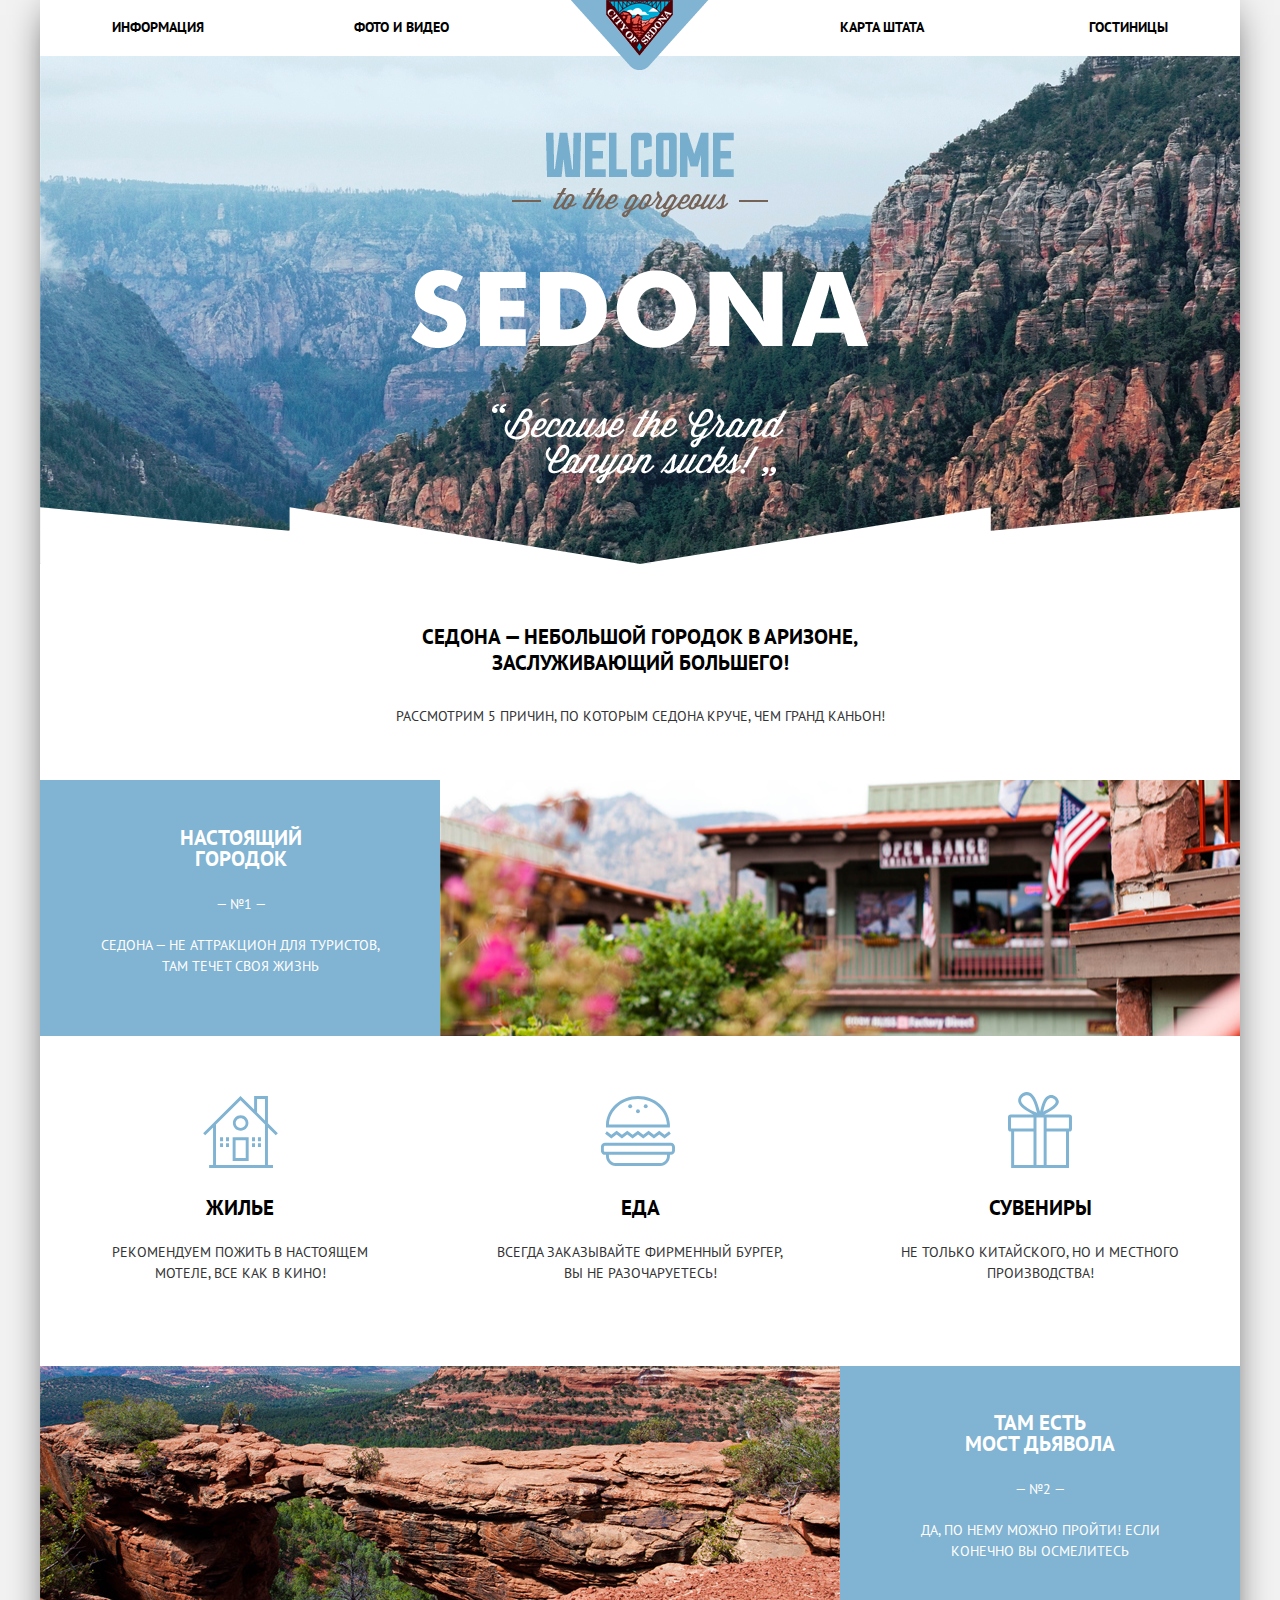
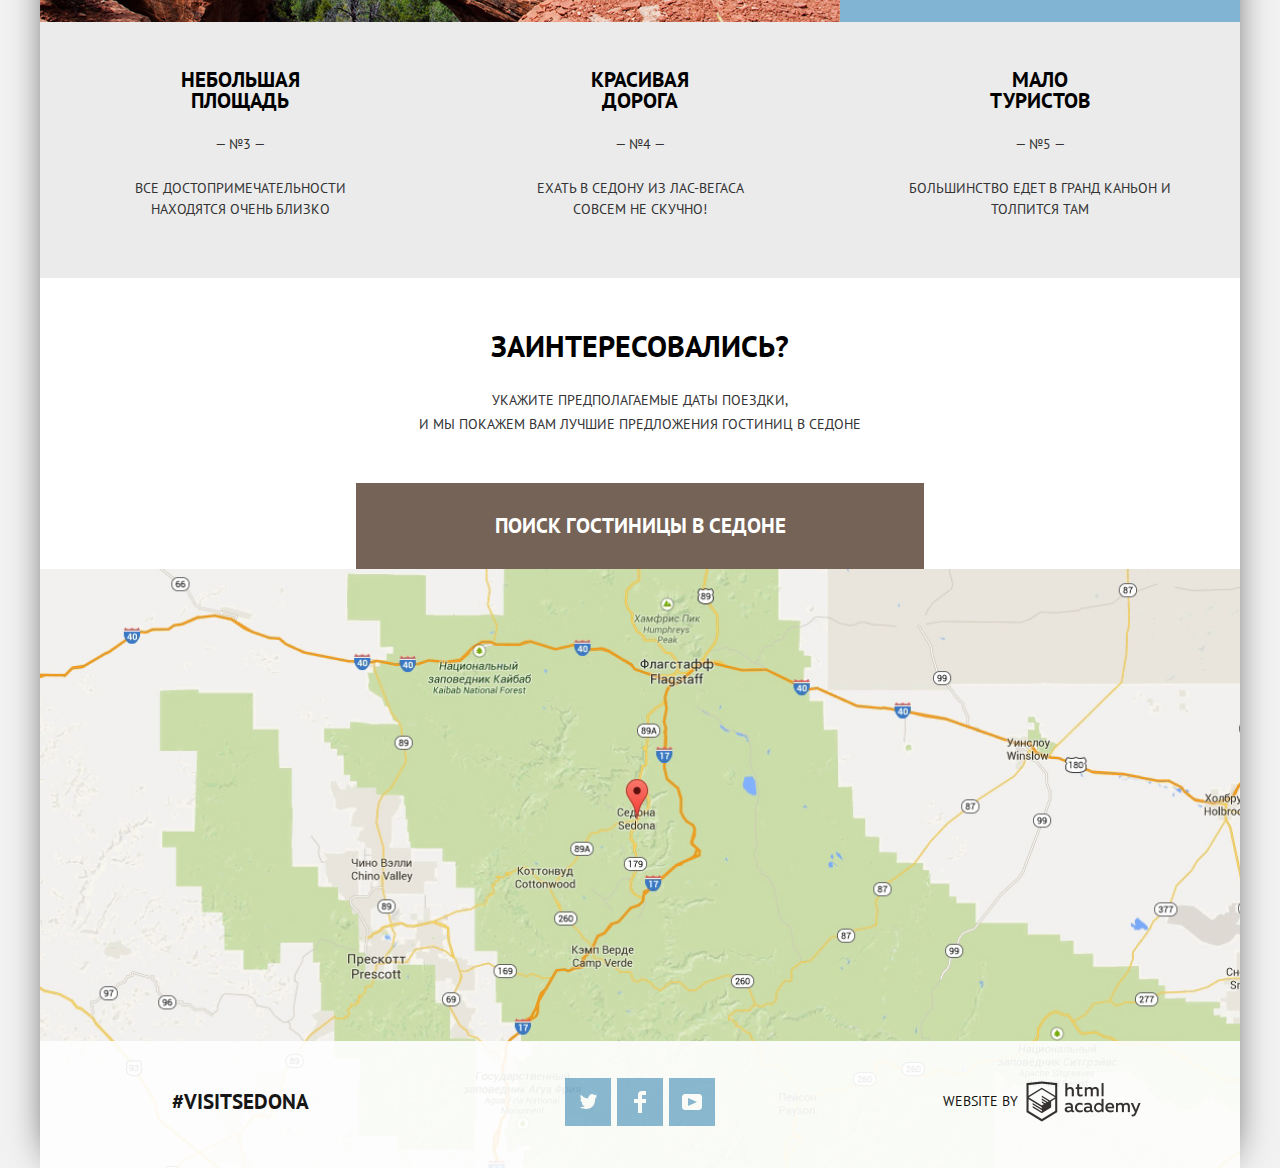
<file: index.html>
<!DOCTYPE html>
<html lang="ru">
  <head>
    <meta charset="utf-8">
    <title>HTML Academy: Седона</title>
    <link href="https://fonts.googleapis.com/css?family=PT+Sans:400,700&amp;subset=cyrillic" rel="stylesheet">
    <link href="css/normalize.css" rel="stylesheet">
    <link href="css/style.min.css" rel="stylesheet">
  </head>

  <body>
  	<div class="container">
	  	<header class="main-header">
	  		<nav class="header-navigation">
	    		<ul class="main-navigation">
	    			<li><a href="info.html">Информация</a></li>
	    			<li><a href="photo_video.html">Фото и видео</a></li>
	    			<li><a href="map.html">Карта штата</a></li>
	    			<li><a href="catalog.html">Гостиницы</a></li>
	    		</ul>
	    		<a class="main-header-logo">
	    			<img src="img/header-logo.png" width="138" height="70" alt="Логотип City of Sedona">
	    		</a>
	    	</nav>
	  	</header>

	  	<main class="index">
	  		<div class="background-container">
	  			<img src="img/welcome_to_sedona.png" width="458" height="352" alt="Welcome to the gorgeous Sedona because the Grand Canyon sucks!">
	  			<div class="background-mask"></div>
	  		</div>

	  		<article>
	  			<h1 class="visually-hidden">Приезжайте в Седону</h1>

	  			<header class="article-header">
	  				<h2>Седона — небольшой городок в Аризоне, заслуживающий большего!</h2>
	  				<p>Рассмотрим 5 причин, по которым Седона круче, чем Гранд Каньон!</p>
	  			</header>
					
					<div class="index-main-flexbox">	
		  			<section class="feature pictorial-feature">
		  				<div class="feature-column">
		  					<h2>Настоящий городок</h2>
		  					<p>— №1 —</p>
		  					<p>Седона — не аттракцион для туристов, там течет своя жизнь</P>
		  				</div>
		  				<div class="picture picture-buildings"></div>
		  			</section>

		  			<section class="feature features-grid features-grid-upper">
		  				<div class="feature-column">
		  					<div class="icon icon-house"></div>
		  					<h2>Жилье</h2>
								<p>Рекомендуем пожить в настоящем мотеле, все как в кино!</P>
		  				</div>
		  				<div class="feature-column">
		  					<div class="icon icon-burger"></div>
		  					<h2>Еда</h2>
								<p>Всегда заказывайте фирменный бургер, вы не разочаруетесь!</P>
		  				</div>
		  				<div class="feature-column">
		  					<div class="icon icon-box"></div>
		  					<h2>Сувениры</h2>
								<p>Не только китайского, но и местного производства!</P>
		  				</div>
		  			</section>

		  			<section class="feature pictorial-feature">
		  				<div class="picture picture-rocs"></div>
		  				<div class="feature-column">
		  					<h2>Там есть<br>Мост Дьявола</h2>
		  					<p>— №2 —</p>
		  					<p>Да, по нему можно пройти! Если конечно вы осмелитесь</P>
		  				</div>
		  			</section>

		  			<section class="feature features-grid features-grid-lower">
		  				<div class="feature-column">
		  					<h2>Небольшая площадь</h2>
		  					<p>— №3 —</p>
		  					<p>Все достопримечательности находятся очень близко</P>
		  				</div>
		  				<div class="feature-column">
		  					<h2>Красивая<br>дорога</h2>
		  					<p>— №4 —</p>
		  					<p>Ехать в Седону из Лас-Вегаса совсем не скучно!</P>
		  				</div>
		  				<div class="feature-column">
		  					<h2>Мало<br>туристов</h2>
		  					<p>— №5 —</p>
		  					<p>Большинство едет в Гранд Каньон и толпится там</P>
		  				</div>
		  			</section>
	  			</div>
	  		</article>

	  		<section class="interested">
	  			<h2>Заинтересовались?</h2>
	  			<p>Укажите предполагаемые даты поездки,<br>и мы покажем вам лучшие предложения гостиниц в Седоне</p>
	  			<button class="hotel-search" type="button">Поиск гостиницы в Седоне</button>
	  		
		  		<div class="modal">
		  			<form action="https://echo.htmlacademy.ru" method="post">
		  				<div class="form-control-calendar">
		  					<label>Дата заезда:<input type="text" name="arrival-date" value="24 апреля 2017"></label>
		  					<button class="calendar-button-one" type="button"><span class="visually-hidden">Показать календарь</span></button>
		  					<label>Дата выезда:<input type="text" name="departure-date" value="4 июля 2017"></label>
		  					<button class="calendar-button-two" type="button"><span class="visually-hidden">Показать календарь</span></button>
		  				</div>
		  				<div class="form-control-quantity">
		  					<span class="form-label-adults">Взрослые:</span>
		  					<span class="quantity-enter-block">
			  					<button class="form-control-minus" type="button"><span class="visually-hidden">Уменьшить</span></button><input type="text" name="adults-quantity" value="2"><button class="form-control-plus" type="button"><span class="visually-hidden">Увеличить</span></button>
			  				</span>
		  					<span class="form-label-children">Дети:</span>
		  					<span class="quantity-enter-block">
		  						<button class="form-control-minus" type="button"><span class="visually-hidden">Уменьшить</span></button><input type="text" name="children-quantity" value="0"><button class="form-control-plus" type="button"><span class="visually-hidden">Увеличить</span></button>
		  					</span>
		  				</div>
		  				<button class="to-search" type="submit">Найти</button>
		  			</form>
		  		</div>
	  		</section>
	  		
	  		<div class="map">
	  			<iframe src="https://www.google.com/maps/embed?pb=!1m18!1m12!1m3!1d592425.3313978092!2d-112.2197593388526!3d34.88841422623818!2m3!1f0!2f0!3f0!3m2!1i1024!2i768!4f13.1!3m3!1m2!1s0x872da1210f557b73%3A0x91a7e7cf2aa0a9da!2z0JfQsNC_0LDQtCDQodC10LTQvtC90LAsINCh0LXQtNC-0L3QsCwg0JDRgNC40LfQvtC90LAgODYzMzYsINCh0KjQkA!5e0!3m2!1sru!2sru!4v1522420901753" width="1200" height="593" style="border:0" allowfullscreen></iframe>
	  		</div>
	  	</main>

	    <footer class="main-footer index-footer">
	    	<p class="footer-visitsedona">
	    		<a href="#">#visitsedona</a>
	    	</p>

	    	<ul class="footer-social">
	    		<li><a class="social-button social-button-twitter" href="#"><span class="visually-hidden">Твиттер</span></a></li>
	    		<li><a class="social-button social-button-fecebook" href="#"><span class="visually-hidden">Фейсбук</span></a></li>
	    		<li><a class="social-button social-button-youtube" href="#"><span class="visually-hidden">Ютьюб</span></a></li>
	    	</ul>

	    	<p class="footer-copyright">
  				Website by
  				<a href="https://htmlacademy.ru/intensive/htmlcss"><span class="visually-hidden">HTML Academy</span></a>
  			</p>
	    </footer>
    </div>
		<script src="js/js.min.js"></script>
  </body>
</html>
</file>
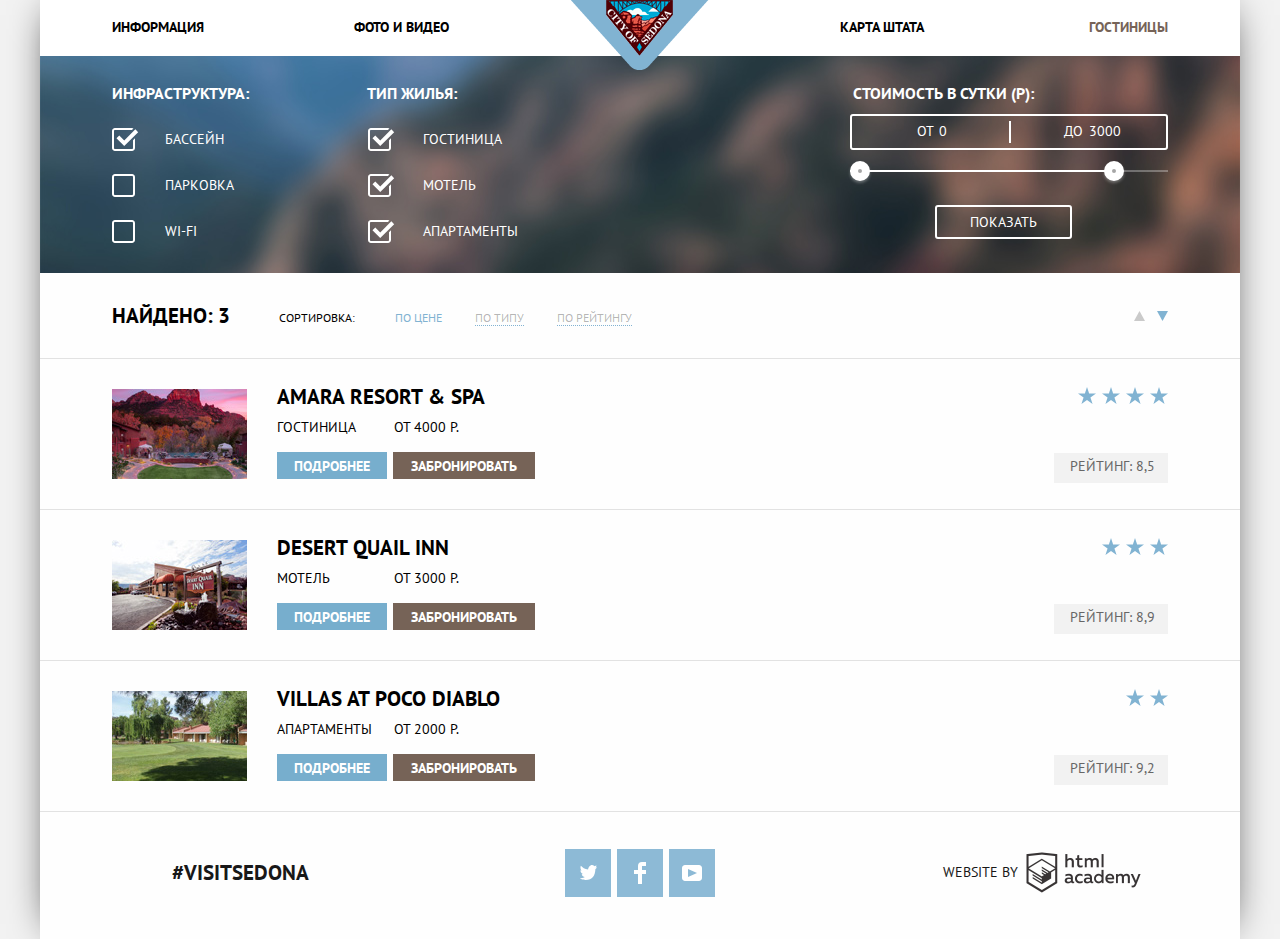
<file: catalog.html>
<!DOCTYPE html>
<html lang="ru">
  <head>
    <meta charset="utf-8">
    <title>HTML Academy: Седона</title>
    <link href="https://fonts.googleapis.com/css?family=PT+Sans:400,700&amp;subset=cyrillic" rel="stylesheet">
    <link href="css/normalize.css" rel="stylesheet">
    <link href="css/style.min.css" rel="stylesheet">
  </head>

  <body>
    <div class="container">
    	<header class="main-header">
    		<nav class="header-navigation">
      		<ul class="main-navigation">
      			<li><a href="info.html">Информация</a></li>
      			<li><a href="photo_video.html">Фото и видео</a></li>
      			<li><a href="map.html">Карта штата</a></li>
      			<li><span class="current-page">Гостиницы</span></li>
      		</ul>
      		<a class="main-header-logo" href="index.html">
      			<img src="img/header-logo.png" width="138" height="70" alt="Логотип City of Sedona">
      		</a>
      	</nav>
    	</header>

    	<main class="catalog">
    		<h1 class="visually-hidden">Каталог гостиниц Седоны</h1>

        <section class="filter-container">
          <form class="filter" action="https://echo.htmlacademy.ru" method="post">
            <div class="filter-infrastructure">
              <h3>Инфраструктура:</h3>
              <ul class="filter-infrastructure-list">
                <li><input type="checkbox" name="swimmingpool" id="swimmingpool" checked><label for="swimmingpool">бассейн</label></li>
                <li><input type="checkbox" name="parking" id="parking"><label for="parking">парковка</label></li>
                <li><input type="checkbox" name="wi-fi" id="wi-fi"><label for="wi-fi">wi-fi</label></li>
              </ul>
            </div>
            <div class="filter-type">
              <h3>Тип жилья:</h3>
              <ul class="filter-type-list">
                <li><input type="checkbox" name="hotel" id="hotel" checked><label for="hotel">гостиница</label></li>
                <li><input type="checkbox" name="motel" id="motel" checked><label for="motel">мотель</label></li>
                <li><input type="checkbox" name="apartment" id="apartment" checked><label for="apartment">апартаменты</label></li>
              </ul>
            </div>
            <div class="filter-price">
              <h3>Стоимость в сутки (р):</h3>
              <div class="filter-price-input">
                <label>от <input type="text" name="price-min" value="0"></label>
                <label>до <input type="text" name="price-max" value="3000"></label>
              </div>
              <div class="filter-price-slider">
                <span class="slider-control slider-control-left"></span>
                <span class="slider-control slider-control-right"></span>
              </div>
              <button type="submit">Показать</button>
            </div>
          </form>
        </section>
        
        <section class="results-sort">
          <h2 class="visually-hidden">Результаты поиска</h2>
          <p class="results-counter">Найдено: 3</p>
          <h3>Сортировка:</h3>
          <ul class="sort-type">
            <li><a href="#">по цене</a></li>
            <li><a href="#">по типу</a></li>
            <li><a href="#">по рейтингу</a></li>
          </ul>
          <ul class="sort-tuning-arrows">
            <li><button class="button-arrow button-arrow-up"><span class="visually-hidden">Ранжировать по возрастанию</span></button></li>
            <li><button class="button-arrow button-arrow-down"><span class="visually-hidden">Ранжировать по убыванию</span></button></li>
          </ul>
        </section>

        <section class="hotel-list">
          <section class="hotel-card">
            <div class="hotel-photo">
              <img src="img/amara_resort.jpg" width="135" height="90" alt="Фото гостиницы «Amara Resort & Spa»">
            </div>
            <div class="hotel-info hotel-info-one">
              <h2>Amara Resort & Spa</h2>
              <p>Гостиница <span>от 4000 р.</span></p>
              <a class="more-detailed" href="#">Подробнее</a>
              <a class="to-book" href="#">Забронировать</a>
            </div>
            <div class="hotel-rating">
              <div class="hotel-stars">
                <p class="visually-hidden">Класс: четыре звезды</p>
                <span>*</span>
                <span>*</span>
                <span>*</span>
                <span>*</span>
              </div>
              <p class="hotel-rating-value">Рейтинг: 8,5</p>
            </div>
          </section>

          <section class="hotel-card">
            <div class="hotel-photo">
              <img src="img/desert_qual_inn.jpg" width="135" height="90" alt="Фото мотеля «Desert Quail Inn»">
            </div>
            <div class="hotel-info hotel-info-two">
              <h2>Desert Quail Inn</h2>
              <p>Мотель <span>от 3000 р.</span></p>
              <a class="more-detailed" href="#">Подробнее</a>
              <a class="to-book" href="#">Забронировать</a>
            </div>
            <div class="hotel-rating">
              <div class="hotel-stars">
                <p class="visually-hidden">Класс: три звезды</p>
                <span>*</span>
                <span>*</span>
                <span>*</span>
              </div>
              <p class="hotel-rating-value">Рейтинг: 8,9</p>
            </div>
          </section>

          <section class="hotel-card">
            <div class="hotel-photo">
              <img src="img/villas_at_poco_diablo.jpg" width="135" height="90" alt="Фото апартаментов «Villas at Poco Diablo»">
            </div>
            <div class="hotel-info hotel-info-three">
              <h2>Villas at Poco Diablo</h2>
              <p>Апартаменты <span>от 2000 р.</span></p>
              <a class="more-detailed" href="#">Подробнее</a>
              <a class="to-book" href="#">Забронировать</a>
            </div>
            <div class="hotel-rating">
              <div class="hotel-stars">
                <p class="visually-hidden">Класс: две звезды</p>
                <span>*</span>
                <span>*</span>
              </div>
              <p class="hotel-rating-value">Рейтинг: 9,2</p>
            </div>
          </section>
        </section>
    	</main>

      <footer class="main-footer catalog-footer">
      	<p class="footer-visitsedona">
      		<a href="#">#visitsedona</a>
      	</p>

      	<ul class="footer-social">
          <li><a class="social-button social-button-twitter" href="#"><span class="visually-hidden">Твиттер</span></a></li>
          <li><a class="social-button social-button-fecebook" href="#"><span class="visually-hidden">Фейсбук</span></a></li>
          <li><a class="social-button social-button-youtube" href="#"><span class="visually-hidden">Ютьюб</span></a></li>
        </ul>

      	<p class="footer-copyright">
          Website by
          <a href="https://htmlacademy.ru/intensive/htmlcss"><span class="visually-hidden">HTML Academy</span></a>
        </p>
      </footer>
    </div>
  </body>
</html>
</file>
<file: css/style.min.css>
.index h2,.index p{text-align:center}.visually-hidden{position:absolute;clip:rect(1px 1px 1px 1px);clip:rect(1px,1px,1px,1px);padding:0;border:0;height:1px;width:1px;overflow:hidden}.clearfix::after{content:"";display:table;clear:both}html{-webkit-box-sizing:border-box;box-sizing:border-box}*{-webkit-box-sizing:inherit;box-sizing:inherit}.content-box-component{-webkit-box-sizing:content-box;box-sizing:content-box}body{margin:0;padding:0;background-color:#f2f2f2;color:#000;font-family:"PT Sans",Arial,sans-serif;font-size:14px;font-weight:400;line-height:21px;text-transform:uppercase}.container{position:relative;width:1200px;margin:0 auto;background:#fff;-webkit-box-shadow:0 0 40px -15px #000;box-shadow:0 0 40px -15px #000}.container a{text-decoration:none}.filter-infrastructure-list,.filter-type-list,.footer-copyright,.footer-social,.footer-visitsedona,.main-navigation,.sort-tuning-arrows,.sort-type{list-style:none;margin:0;padding:0}.index p{color:#333}.main-footer a,.main-navigation a{color:#000;font-weight:700;line-height:26px}.hotel-info h2:hover,.main-navigation a:hover{color:#81b3d2}.hotel-info h2:active,.main-navigation a:active{opacity:.3}.current-page{font-weight:700;line-height:26px;color:#766357}.pictorial-feature,.pictorial-feature p{color:#fff}.background-container{background-color:#e0edf7;background-image:url(../img/background_mountains.jpg);background-size:cover;padding-top:80px;padding-bottom:80px;position:relative}.background-container img{display:block;margin:auto}.background-mask{background-color:transparent;background-image:url(../img/background-mask.png);width:1200px;height:57px;position:absolute;bottom:0}.pictorial-feature,.picture{background-color:#81b3d2}.filter li,.form-control-calendar,.hotel-search{position:relative}.article-header h2,.feature h2,.hotel-list h2{font-size:21px;font-weight:700;line-height:26px}.picture-buildings{width:800px;height:401px;background-image:url(../img/buildings.jpg)}.picture-rocs{width:800px;height:400px;background-image:url(../img/rocs.jpg)}.icon{margin:0 auto}.icon-house{width:75px;height:72px;background-image:url(../img/icon-house.svg)}.icon-burger{width:74px;height:70px;background-image:url(../img/icon-burger.svg)}.icon-box{width:64px;height:76px;background-image:url(../img/icon-box.svg)}.features-grid-lower{background-color:#ebebeb}.interested h2{font-size:30px;font-weight:700;line-height:36px}.hotel-search,.modal,.to-search{font-weight:700;line-height:26px}.filter-container button,.interested button{text-transform:uppercase;color:#fff}.hotel-search,.to-search{font-size:21px;border:none}.hotel-search{background-color:#766357;width:568px;height:86px;margin-top:35px}.hotel-search:hover{background-color:#604e43}.hotel-search:active{background-color:#503e33;color:#847770}.modal .to-search{background-color:#81b3d2;font-size:21px;color:#fff;text-transform:inherit;padding-bottom:4px;width:458px;height:58px}.modal .to-search:hover{background-color:#669ec0}.modal .to-search:active{background-color:#5496bd;color:#87b5d1}.form-control-calendar input,.form-control-quantity input{background-color:#f2f2f2;border:none;font:inherit;text-transform:inherit}.form-control-calendar input:hover,.form-control-quantity input:hover{background-color:#ebebeb}.form-control-calendar input:focus,.form-control-quantity input:focus{background-color:#fff;outline:#e5e5e5 solid 2px;outline-offset:-2px}.form-control-calendar input{width:348px;height:38px;padding-left:14px}.form-control-quantity input{width:38px;height:38px;text-align:center}.modal button{width:38px;height:38px;background-color:#f2f2f2;background-repeat:no-repeat;background-position:center;border:none}.form-control-calendar button{background-image:url(../img/calendar_grey.png)}.form-control-calendar button:hover{background-image:url(../img/calendar_black.png)}.form-control-calendar button:active{background-image:url(../img/calendar_blue.png)}.form-control-minus{background-image:url(../img/sign_minus_grey.png)}.form-control-minus:hover{background-image:url(../img/sign_minus_black.png)}.form-control-minus:active{background-image:url(../img/sign_minus_blue.png)}.form-control-plus{background-image:url(../img/sign_plus_grey.png)}.form-control-plus:hover{background-image:url(../img/sign_plus_black.png)}.form-control-plus:active{background-image:url(../img/sign_plus_blue.png)}.filter-container{background-color:#5496bd;background-image:url(../img/background_mountains_blured.jpg);background-position:center;color:#fff}.filter-container h3{font-size:16px;font-weight:700;line-height:21px}.filter-infrastructure-list input,.filter-type-list input{opacity:0}.filter-infrastructure-list label::before,.filter-type-list label::before{content:"";display:inline-block;width:27px;height:23px;background-image:url(../img/checkbox-off.svg);background-repeat:no-repeat;position:absolute;top:-1px}.filter-infrastructure-list label::before{left:-28px}.filter-type-list label::before{left:-30px}.filter-infrastructure-list input[type=checkbox]:checked~label::before,.filter-type-list input[type=checkbox]:checked~label::before{content:"";display:inline-block;width:27px;height:23px;background-image:url(../img/checkbox-on.svg);background-repeat:no-repeat}.filter-infrastructure-list input[type=checkbox]:focus+label::before,.filter-type-list input[type=checkbox]:focus+label::before{outline:#3b99fc auto 5px}.filter-price-input{position:relative;display:block;width:318px;height:36px;border:2px solid #fff;border-radius:3px;margin-bottom:22px}.filter-price-input input{background-color:transparent;border:none;color:inherit;margin:0;width:40px}.filter-price-input label{display:inline-block;vertical-align:middle;margin-top:5px}.filter-price-input label:first-child{margin-left:65px;margin-right:83px}.filter-price-input label:first-child::after{content:"";display:block;position:absolute;top:5px;left:157px;width:2px;height:22px;background-color:#fff}.filter-price-slider{width:318px;height:2px;background:-webkit-gradient(linear,left top,right top,color-stop(85%,#fff),color-stop(25%,rgba(255,255,255,.3)));background:-webkit-linear-gradient(left,#fff 85%,rgba(255,255,255,.3) 25%);background:-o-linear-gradient(left,#fff 85%,rgba(255,255,255,.3) 25%);background:linear-gradient(to right,#fff 85%,rgba(255,255,255,.3) 25%);position:relative;margin-top:-2px;margin-bottom:33px}.slider-control{width:20px;height:20px;background:#a6a6a6;display:block;border-width:8px;border-color:#fff;border-style:solid;border-radius:50%;-webkit-box-shadow:0 2px 3px 0 rgba(255,255,255,.3);box-shadow:0 2px 3px 0 rgba(255,255,255,.3);position:absolute;top:50%;margin-top:-10px}.button-arrow,.footer-social a,.picture{background-position:center}.button-arrow,.footer-social a,.map{background-repeat:no-repeat}.slider-control:hover{width:22px;height:22px;border-width:9px;cursor:pointer}.slider-control-left{left:0}.slider-control-right{left:80%}.filter-price button{width:137px;height:34px;border:2px solid #fff;border-radius:3px;background-color:transparent;margin-left:85px}.filter-price button:hover{color:#000;background-color:#fff}.results-sort{min-height:86px;font-size:12px;font-weight:400;line-height:18px}.results-sort h3{font-weight:inherit;font-size:inherit;margin-top:17px}.results-counter{font-size:21px;font-weight:700;line-height:26px}.sort-type a{color:rgba(0,0,0,.3);border-bottom:1px dotted #81b3d2}.sort-type li{margin-top:5px}.sort-type li:first-child a{border:none;color:#81b3d2}.sort-type li a:hover{color:#81b3d2;border-bottom:1px dotted #81b3d2}.sort-type li a:active{color:#000;border:none}.button-arrow{display:block;padding:0;width:11px;height:10px;background-color:transparent;border:none}.hotel-stars span,.more-detailed,.to-book{display:inline-block;vertical-align:middle}.more-detailed,.to-book{padding-top:4px;text-align:center}.hotel-card,.results-sort{border-bottom:1px solid #e2e2e2}.button-arrow-up{background-image:url(../img/arow-up.svg)}.button-arrow-down{background-image:url(../img/arrow-down_active.svg)}.button-arrow-up:hover{background-image:url(../img/arow-up_hover.svg);cursor:pointer}.button-arrow-down:hover{background-image:url(../img/arrow-down_hover.svg);cursor:pointer}.button-arrow-up:active{background-image:url(../img/arow-up_active.svg);cursor:pointer}.button-arrow-down:active{background-image:url(../img/arrow-down_active.svg);cursor:pointer}.more-detailed,.to-book{height:27px;color:#fff;font-weight:700}.more-detailed{width:110px;background-color:#77aecd;margin-right:2px}.more-detailed:hover{background-color:#669ec0}.more-detailed:active{color:rgba(255,255,255,.3);background-color:#5496bd}.to-book{width:142px;background-color:#766357}.to-book:hover{background-color:#604e43}.to-book:active{color:rgba(255,255,255,.3);background-color:#503e33}.hotel-stars span{font-size:0;margin-left:2px;width:18px;height:17px;background-image:url(../img/star.svg)}.hotel-rating-value{color:#666;background-color:#f2f2f2;padding:3px 13px 6px 16px;margin-top:auto;margin-bottom:2px}.main-footer{width:1200px;background-color:#fff;opacity:.9}.footer-social a{display:block;width:46px;height:48px;background-color:#81b3d2}.footer-social a:hover{background-color:#669ec0}.social-button-twitter{background-image:url(../img/twitter-icon.svg)}.social-button-twitter:active{background-color:#5496bd;background-image:url(../img/twitter-icon_dark.svg)}.social-button-fecebook{background-image:url(../img/fb-icon.svg)}.social-button-fecebook:active{background-color:#5496bd;background-image:url(../img/fb-icon_dark.svg)}.social-button-youtube{background-image:url(../img/youtube-icon.svg)}.social-button-youtube:active{background-image:url(../img/youtube-icon_dark.svg)}.footer-copyright a{width:115px;height:41px;background-image:url(../img/logo_htmlacademy_black.png)}.footer-copyright a:hover{background-image:url(../img/logo_htmlacademy_blue.png)}.footer-copyright a:active{background-image:url(../img/logo_htmlacademy_grey.png)}.main-navigation{display:-webkit-box;display:-ms-flexbox;display:flex;-webkit-box-pack:justify;-ms-flex-pack:justify;justify-content:space-between}.main-navigation li{min-height:56px;width:239px;padding-top:14px;text-align:center}.main-navigation li:nth-child(2){margin-right:auto}.main-navigation li:nth-child(3){margin-left:auto}.header-navigation{position:relative}.main-header-logo,.modal{position:absolute;z-index:10}.main-header-logo{top:0;left:50%;margin-left:-69px}.article-header{padding-top:60px;padding-bottom:39px}.article-header h2{width:440px;margin:auto auto 30px}.index-main-flexbox,.index-main-flexbox section{display:-webkit-box;display:-ms-flexbox;display:flex;-ms-flex-wrap:wrap;flex-wrap:wrap}.form-control-quantity,.interested{display:-webkit-box;display:-ms-flexbox}.feature-column{width:400px;min-height:256px}.picture{height:inherit}.features-grid-upper .feature-column{padding-top:50px;padding-bottom:50px}.features-grid-lower .feature-column{padding-top:50px;padding-bottom:64px}.interested{display:flex;-webkit-box-orient:vertical;-webkit-box-direction:normal;-ms-flex-direction:column;flex-direction:column;-webkit-box-pack:justify;-ms-flex-pack:justify;justify-content:space-between;-webkit-box-align:center;-ms-flex-align:center;align-items:center;min-height:291px;padding-top:25px;position:relative}.modal{width:568px;padding:55px 50px 55px 55px;background-color:#fff;top:291px;left:316px}.modal .calendar-button-one,.modal .calendar-button-two{left:419px;background-color:transparent;position:absolute}.form-control-calendar label input[name=arrival-date]{margin-left:21px}.form-control-calendar label input[name=departure-date]{margin-left:18px}.form-control-calendar label{display:block}.form-control-calendar label input{width:348px;margin-bottom:30px}.modal .calendar-button-one{top:0}.modal .calendar-button-two{top:67px}.catalog-footer,.hotel-list,.results-sort{background-color:#fefefe}.form-control-quantity{display:flex}.filter,.quantity-enter-block{display:-webkit-box;display:-ms-flexbox}.form-label-adults{margin-right:40px}.form-label-children{margin-left:53px;margin-right:27px}.quantity-enter-block{display:flex}.to-search{margin-top:54px}.filter-container{padding-top:31px;padding-bottom:31px}.filter{display:flex}.filter-infrastructure{margin-left:72px;margin-top:-20px}.filter-type{margin-left:121px;margin-top:-20px}.filter-infrastructure h3,.filter-type h3{margin-bottom:15px}.filter-type h3{margin-left:-3px}.filter-infrastructure-list li,.filter-type-list li{margin-top:25px;margin-left:28px}.filter-infrastructure-list label,.filter-type-list label{margin-left:12px}.filter-price{margin-right:72px;margin-left:auto;margin-top:-20px}.filter-price h3{margin-left:3px;margin-bottom:10px}.results-sort,.sort-tuning-arrows,.sort-type{display:-webkit-box;display:-ms-flexbox;display:flex;-webkit-box-align:center;-ms-flex-align:center;align-items:center}.results-sort{padding:0 6%}.results-counter{margin-right:49px}.results-sort h3{margin-right:40px}.sort-type a{margin-right:33px}.sort-tuning-arrows{margin-left:auto}.button-arrow{margin-left:12px}.hotel-card{display:-webkit-box;display:-ms-flexbox;display:flex;padding:30px 6% 24px}.hotel-info{margin-left:30px}.hotel-info h2{margin-top:-5px;margin-bottom:-7px;word-spacing:1px}.hotel-info-one span{margin-left:35px}.hotel-info-two span{margin-left:61px}.hotel-info-three span{margin-left:18px}.hotel-rating{display:-webkit-box;display:-ms-flexbox;display:flex;-webkit-box-orient:vertical;-webkit-box-direction:normal;-ms-flex-direction:column;flex-direction:column;-webkit-box-align:end;-ms-flex-align:end;align-items:flex-end;margin-left:auto;margin-top:-5px}.footer-social,.main-footer{display:-webkit-box;display:-ms-flexbox;display:flex;-webkit-box-align:center;-ms-flex-align:center;align-items:center}.main-footer{height:127px;padding-bottom:6px}.footer-visitsedona{font-size:21px;margin-left:132px}.footer-social{-webkit-box-pack:justify;-ms-flex-pack:justify;justify-content:space-between;width:150px;margin-left:256px}.footer-copyright{display:-webkit-box;display:-ms-flexbox;display:flex;-webkit-box-align:center;-ms-flex-align:center;align-items:center;margin-left:228px}.footer-copyright a{margin-left:8px}.index-footer{position:absolute;bottom:0}.main-navigation li:nth-child(1) a{margin-left:-3px}.main-navigation li:nth-child(2) a{margin-left:5px}.main-navigation li:nth-child(3) a{margin-left:0}.current-page,.main-navigation li:nth-child(4) a{margin-left:15px}.background-container img{margin-top:-4px}.pictorial-feature .feature-column:first-of-type{padding:46px 59px 64px 60px}.pictorial-feature .feature-column:first-of-type h2{padding:0 33px;margin-top:1px;line-height:21px}.pictorial-feature .feature-column p{margin-top:25px;margin-bottom:-5px}.features-grid-upper .feature-column{padding:60px 60px 68px}.features-grid-upper .feature-column h2{margin-top:27px;margin-bottom:21px}.icon-burger{margin-left:101px}.features-grid-upper .feature-column:nth-child(2) h2{margin-top:29px;margin-bottom:21px}.features-grid-upper .feature-column:nth-child(2) p{margin:0 -3px}.icon-box{margin-top:-4px}.pictorial-feature .feature-column:last-of-type{padding:49px 49px 65px}.pictorial-feature .feature-column:last-of-type h2{padding:0 33px;margin-top:-3px;line-height:21px}.features-grid-lower .feature-column{padding:50px 69px 44px}.features-grid-lower .feature-column h2{padding:0 33px;margin-top:-3px;line-height:21px}.features-grid-lower .feature-column p{margin-top:23px}.interested h2{margin-bottom:10px}.interested p{display:block;line-height:24px;margin-bottom:12px}.form-label-adults,.form-label-children{margin-top:5px}.js-modal-close{transform:scaleX(0) scaleY(0);transition:all .5s ease}.js-modal-open{transform:scaleX(1) scaleY(1);transition:all .5s ease}@keyframes shake{0%,100%{transform:translateX(0)}10%,30%,50%,70%,90%{transform:translateX(-10px)}20%,40%,60%,80%{transform:translateX(10px)}}.modal-error{animation-name:shake;animation-duration:.6s}.map{position:relative;background-image:url(../img/map.jpg);background-size:cover;min-height:593px}
</file>
